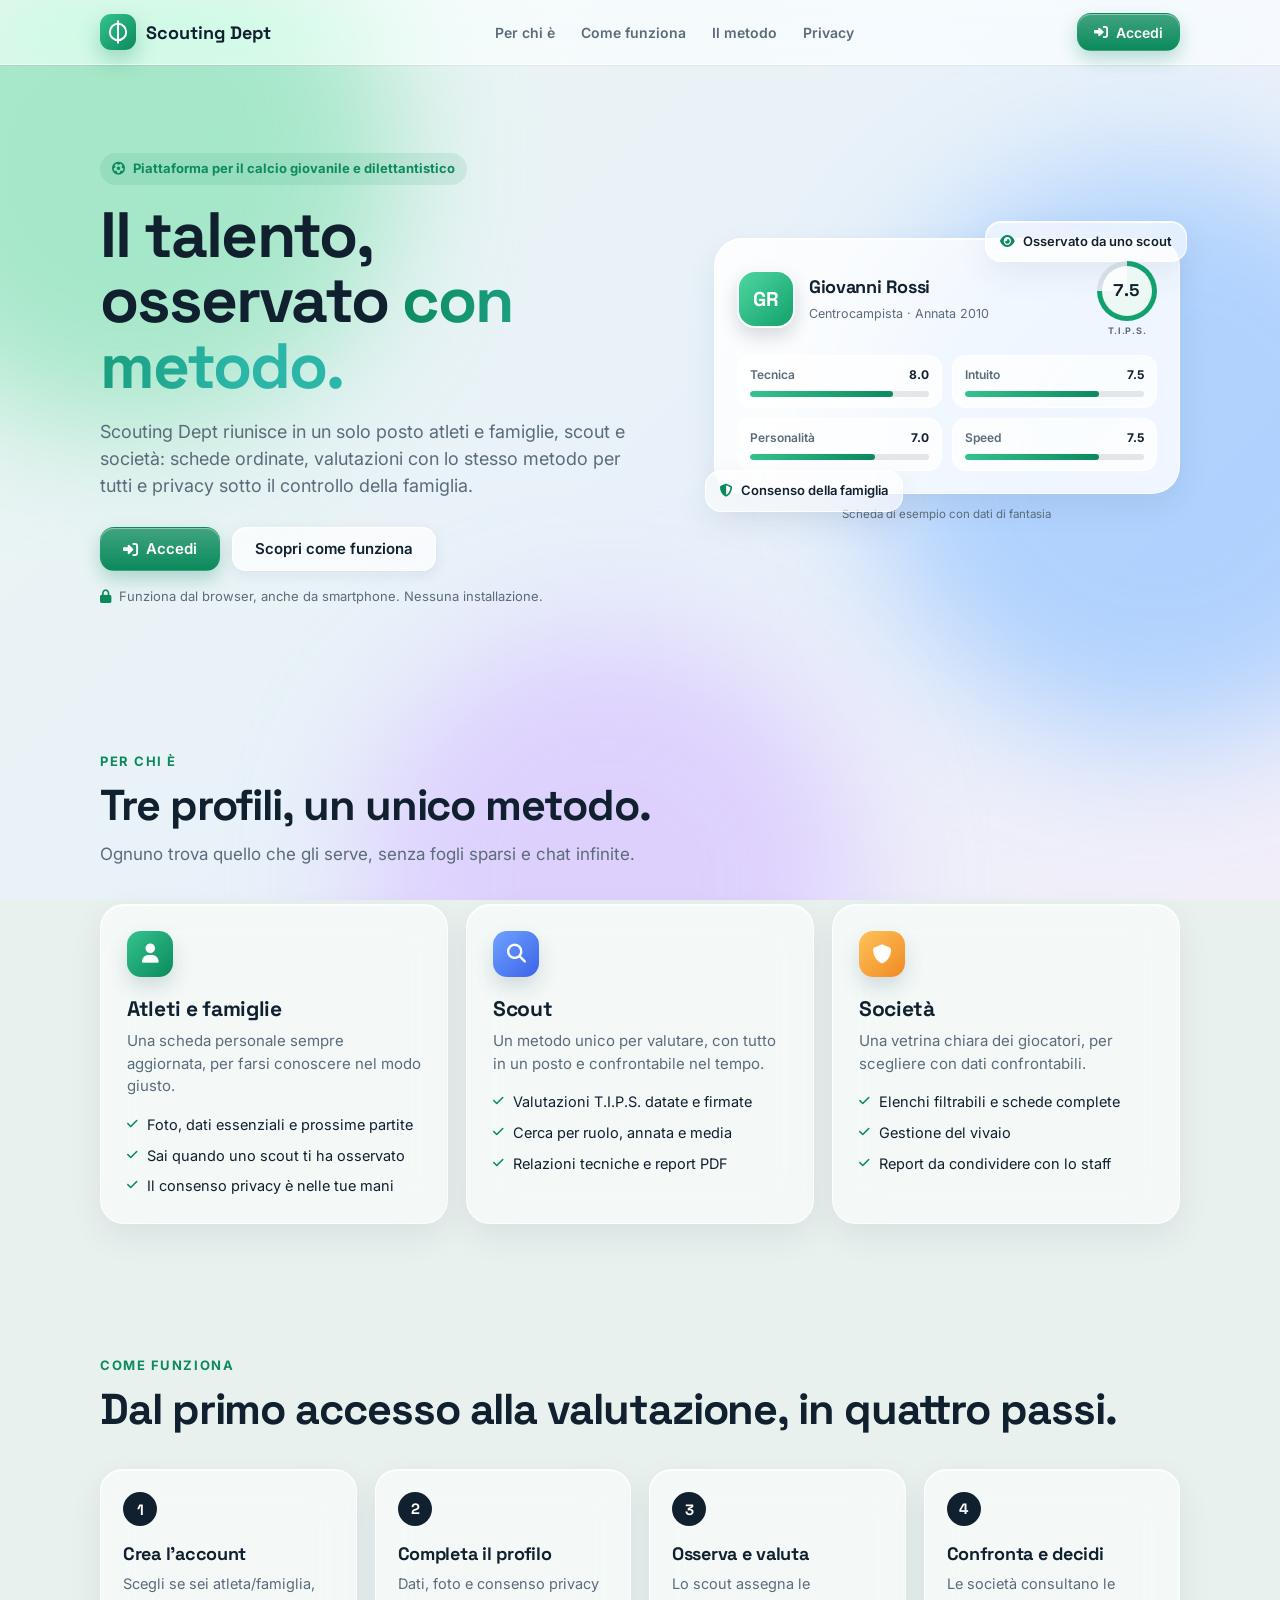
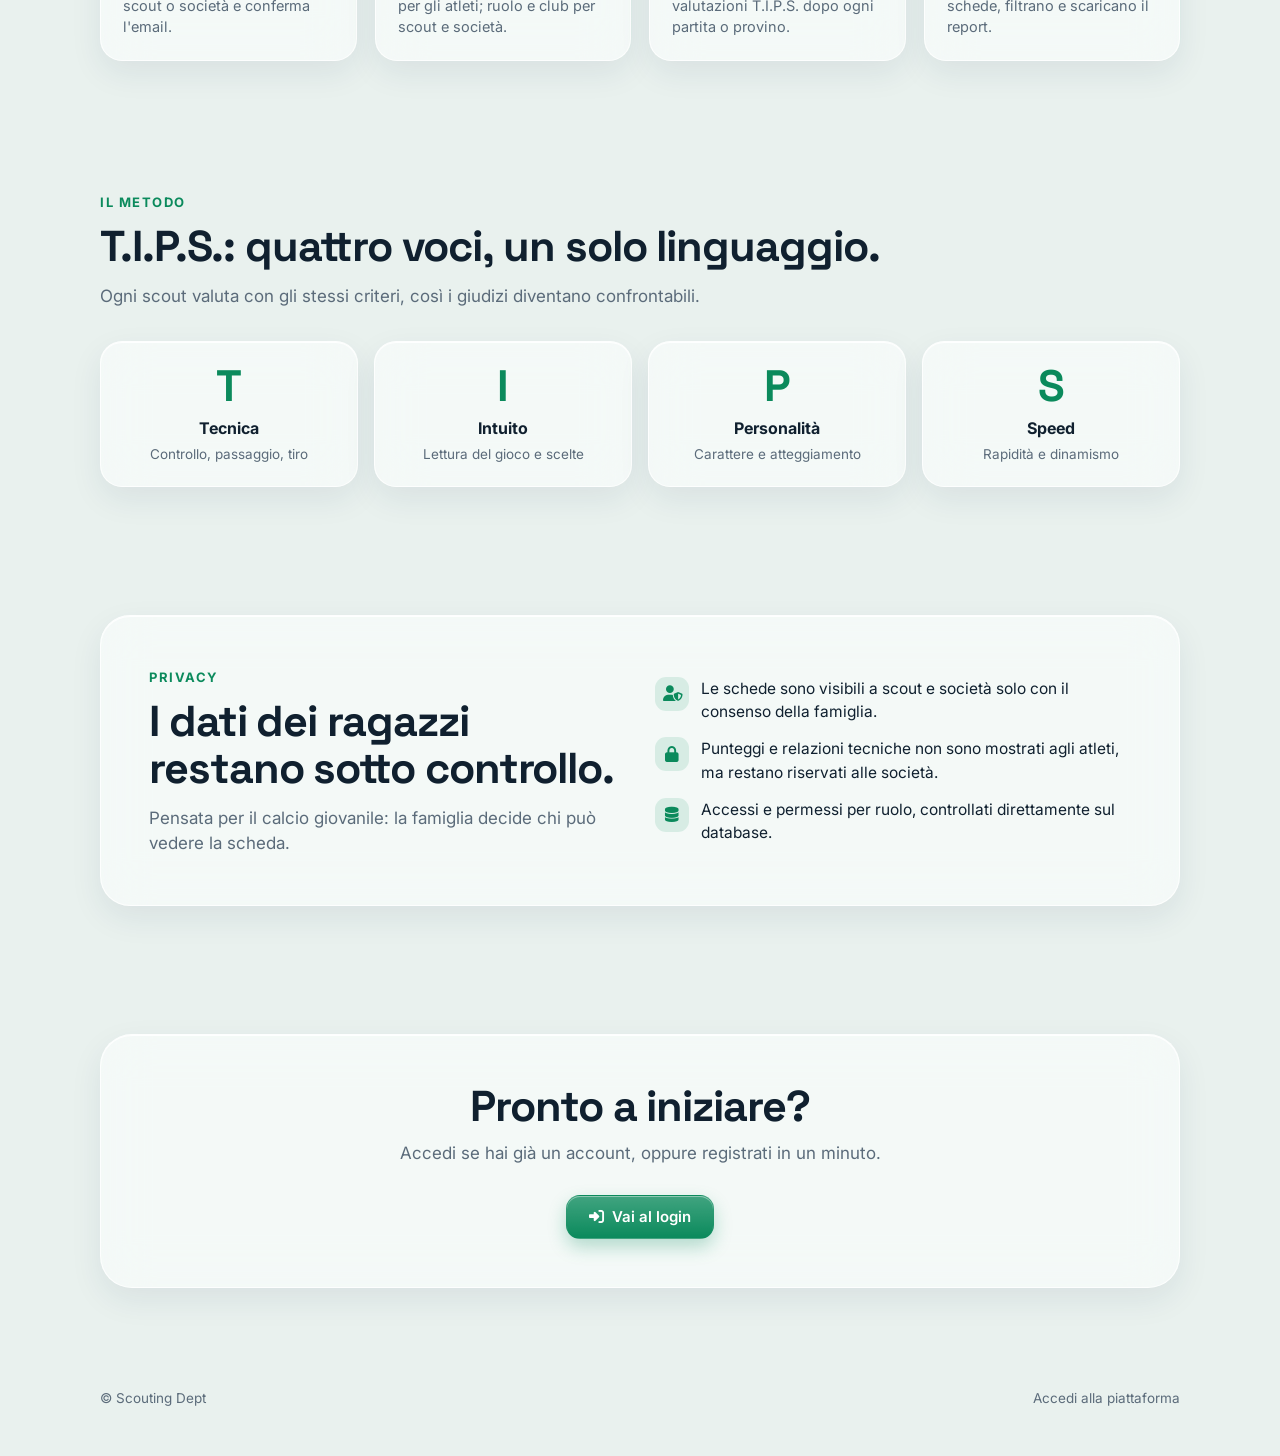
<file: index.html>
<!DOCTYPE html>
<html lang="it">
<head>
<meta charset="UTF-8">
<meta name="viewport" content="width=device-width, initial-scale=1.0">
<meta name="theme-color" content="#EBF6F0">
<title>Scouting Dept — Il talento, osservato con metodo</title>
<meta name="description" content="Scouting Dept: la piattaforma che mette in contatto atleti e famiglie, scout e società di calcio, con schede ordinate, valutazioni T.I.P.S. e privacy sotto controllo.">
<script>
/* Link di conferma email / recupero password: se arrivano sulla home, passali all'app */
(function(){var h=location.hash,s=location.search;
if(/access_token|type=(recovery|magiclink|signup|invite)|error_code/.test(h)||/[?&]code=/.test(s)){location.replace('app.html'+s+h);}})();
</script>
<link rel="preconnect" href="https://fonts.googleapis.com">
<link rel="preconnect" href="https://fonts.gstatic.com" crossorigin>
<link href="https://fonts.googleapis.com/css2?family=Inter:wght@400;500;600;700&family=Space+Grotesk:wght@500;600;700&display=swap" rel="stylesheet">
<link rel="stylesheet" href="https://cdnjs.cloudflare.com/ajax/libs/font-awesome/6.5.1/css/all.min.css">
<link rel="stylesheet" href="theme.css">
<style>
*{box-sizing:border-box}
html{scroll-behavior:smooth}
body{margin:0;font-family:-apple-system,BlinkMacSystemFont,"SF Pro Text","Inter",system-ui,sans-serif;-webkit-font-smoothing:antialiased;line-height:1.5}
a{color:inherit;text-decoration:none}
.wrap{width:100%;max-width:1120px;margin:0 auto;padding:0 20px}
.nav{position:sticky;top:0;z-index:20}
.nav .wrap{display:flex;align-items:center;justify-content:space-between;height:64px;gap:12px}
.brand{display:flex;align-items:center;gap:10px;font-family:'Space Grotesk',sans-serif;font-weight:700;font-size:18px}
.brand .logo-mark{width:36px;height:36px;border-radius:11px}
.links{display:none;gap:26px;font-size:14px;font-weight:600;color:var(--muted)}
.links a:hover{color:var(--ink)}
@media(min-width:760px){.links{display:flex}}
.btn{display:inline-flex;align-items:center;justify-content:center;gap:8px;min-height:44px;padding:0 22px;border-radius:14px;font-weight:600;font-size:15px;border:1px solid transparent;cursor:pointer;transition:transform .15s var(--ease),box-shadow .2s}
.btn:hover{transform:translateY(-1px)}
.btn-primary{color:#fff;background-color:var(--accent);background-image:linear-gradient(180deg,rgba(255,255,255,.22),rgba(255,255,255,0));box-shadow:0 8px 18px rgba(11,138,92,.28),inset 0 1px 0 rgba(255,255,255,.4)}
.btn-ghost{background:rgba(255,255,255,.7);border-color:rgba(255,255,255,.9);box-shadow:0 4px 14px rgba(23,54,84,.08)}
.btn-sm{min-height:38px;padding:0 16px;font-size:14px}
.hero{padding:56px 0 40px}
.hero .wrap{display:grid;gap:44px;align-items:center}
@media(min-width:960px){.hero .wrap{grid-template-columns:1.1fr .9fr}.hero{padding:88px 0 64px}}
.eyebrow{display:inline-flex;align-items:center;gap:8px;font-size:13px;font-weight:700;color:var(--accent);padding:6px 12px;border-radius:999px;background:rgba(11,138,92,.1)}
h1{font-size:clamp(2.4rem,5.6vw,4rem);line-height:1.03;letter-spacing:-.03em;margin:18px 0 0;font-weight:700}
h1 em{font-style:normal;background:linear-gradient(100deg,#0B8A5C,#2BB6A8 70%);-webkit-background-clip:text;background-clip:text;color:transparent}
.lead{font-size:18px;color:var(--muted);max-width:540px;margin:18px 0 0}
.cta{display:flex;flex-wrap:wrap;gap:12px;margin-top:28px}
.note{margin-top:16px;font-size:13px;color:var(--muted)}
.note i{color:var(--accent);margin-right:4px}
/* mockup */
.mock{position:relative;padding:22px;border-radius:28px;background:var(--glass-strong)}
.mock .row{display:flex;align-items:center;gap:14px}
.mock .ava{display:grid;place-items:center;color:#fff;font:700 20px 'Space Grotesk';background:linear-gradient(135deg,#4FD6A0,#12A16C)}
.mock h3{margin:0;font-size:18px}
.mock small{color:var(--muted);font-size:12.5px}
.mock .ring{margin-left:auto;--v:75;--rc:#12A16C;width:60px;height:60px}
.bars{display:grid;grid-template-columns:1fr 1fr;gap:10px;margin-top:18px}
.bar{padding:10px 12px;border-radius:14px;background:rgba(255,255,255,.7);border:1px solid rgba(255,255,255,.9)}
.bar span{font-size:12px;font-weight:600;color:var(--muted);display:flex;justify-content:space-between}
.bar span b{color:var(--ink)}
.bar i{display:block;height:6px;border-radius:6px;margin-top:7px;background:rgba(16,32,47,.1);position:relative;overflow:hidden}
.bar i::after{content:'';position:absolute;inset:0;width:var(--w);background:linear-gradient(90deg,#34C38F,#0B8A5C);border-radius:6px}
.tag-demo{margin-top:12px;font-size:11.5px;color:var(--muted);text-align:center}
.float{position:absolute;padding:10px 14px;border-radius:16px;font-size:13px;font-weight:600;display:flex;gap:8px;align-items:center}
.float i{color:var(--accent)}
.f1{right:-8px;top:-18px}.f2{left:-10px;bottom:-18px}
@media(max-width:520px){.f1{right:0}.f2{left:0}}
section.s{padding:64px 0}
.kick{font-size:13px;font-weight:700;letter-spacing:.12em;text-transform:uppercase;color:var(--accent)}
h2{font-size:clamp(1.8rem,3.6vw,2.7rem);line-height:1.08;letter-spacing:-.025em;margin:10px 0 0;font-weight:700}
.sub{color:var(--muted);font-size:17px;max-width:620px;margin:14px 0 0}
.grid3{display:grid;gap:18px;margin-top:36px}
@media(min-width:860px){.grid3{grid-template-columns:repeat(3,1fr)}}
.card{padding:26px;border-radius:24px}
.card .ico{width:46px;height:46px;border-radius:14px;display:grid;place-items:center;color:#fff;font-size:19px;margin-bottom:16px;box-shadow:0 10px 20px rgba(23,54,84,.16)}
.card h3{margin:0 0 6px;font-size:21px}
.card p{margin:0;color:var(--muted);font-size:15px}
.card ul{list-style:none;padding:0;margin:16px 0 0;display:grid;gap:9px;font-size:14.5px}
.card li{display:flex;gap:9px}
.card li i{color:var(--accent);margin-top:4px;font-size:12px}
.steps{counter-reset:s;display:grid;gap:18px;margin-top:36px}
@media(min-width:860px){.steps{grid-template-columns:repeat(4,1fr)}}
.step{padding:22px;border-radius:22px;position:relative}
.step::before{counter-increment:s;content:counter(s);display:grid;place-items:center;width:34px;height:34px;border-radius:50%;background:var(--ink);color:#fff;font:700 15px 'Space Grotesk';margin-bottom:14px}
.step h3{margin:0 0 6px;font-size:18px}
.step p{margin:0;color:var(--muted);font-size:14.5px}
.tips{display:grid;gap:16px;margin-top:32px}
@media(min-width:760px){.tips{grid-template-columns:repeat(4,1fr)}}
.tip{padding:22px;border-radius:22px;text-align:center}
.tip b{display:block;font:700 44px 'Space Grotesk';line-height:1;color:var(--accent)}
.tip strong{display:block;margin-top:8px;font-size:16px}
.tip span{display:block;margin-top:4px;font-size:13.5px;color:var(--muted)}
.priv{display:grid;gap:30px;align-items:center;padding:34px;border-radius:30px}
@media(min-width:900px){.priv{grid-template-columns:1fr 1fr;padding:48px}}
.priv ul{list-style:none;margin:0;padding:0;display:grid;gap:14px}
.priv li{display:flex;gap:12px;font-size:15.5px}
.priv li i{flex:0 0 34px;height:34px;border-radius:11px;display:grid;place-items:center;background:rgba(11,138,92,.12);color:var(--accent)}
.final{text-align:center;padding:48px 24px;border-radius:32px}
.final h2{margin-top:0}
.final .cta{justify-content:center}
footer{padding:36px 0 48px;color:var(--muted);font-size:13.5px}
footer .wrap{display:flex;flex-wrap:wrap;gap:12px;justify-content:space-between}
@media(prefers-reduced-motion:no-preference){
@keyframes rise{from{opacity:0;transform:translateY(12px)}to{opacity:1;transform:none}}
.hero .wrap>*{animation:rise .6s var(--ease) both}.hero .wrap>*:nth-child(2){animation-delay:.1s}}
</style>
</head>
<body>
<div class="bg-orbs" aria-hidden="true"><i class="o1"></i><i class="o2"></i><i class="o3"></i></div>

<header class="nav glass-bar">
  <div class="wrap">
    <a href="#top" class="brand">
      <span class="logo-mark"><svg viewBox="0 0 44 44" aria-hidden="true"><defs><linearGradient id="lg" x1="0" y1="0" x2="1" y2="1"><stop offset="0" stop-color="#34C38F"/><stop offset="1" stop-color="#0B8A5C"/></linearGradient></defs><rect width="44" height="44" fill="url(#lg)"/><circle cx="22" cy="22" r="10" fill="none" stroke="#fff" stroke-width="2.4"/><line x1="22" y1="8" x2="22" y2="36" stroke="#fff" stroke-width="2.4"/></svg></span>
      Scouting Dept
    </a>
    <nav class="links" aria-label="Sezioni">
      <a href="#per-chi">Per chi è</a>
      <a href="#come-funziona">Come funziona</a>
      <a href="#tips">Il metodo</a>
      <a href="#privacy">Privacy</a>
    </nav>
    <a href="app.html" class="btn btn-primary btn-sm"><i class="fa-solid fa-right-to-bracket"></i> Accedi</a>
  </div>
</header>

<main id="top">
<section class="hero">
  <div class="wrap">
    <div>
      <span class="eyebrow"><i class="fa-solid fa-futbol"></i> Piattaforma per il calcio giovanile e dilettantistico</span>
      <h1>Il talento, osservato <em>con metodo.</em></h1>
      <p class="lead">Scouting Dept riunisce in un solo posto atleti e famiglie, scout e società: schede ordinate, valutazioni con lo stesso metodo per tutti e privacy sotto il controllo della famiglia.</p>
      <div class="cta">
        <a href="app.html" class="btn btn-primary"><i class="fa-solid fa-right-to-bracket"></i> Accedi</a>
        <a href="#come-funziona" class="btn btn-ghost">Scopri come funziona</a>
      </div>
      <p class="note"><i class="fa-solid fa-lock"></i> Funziona dal browser, anche da smartphone. Nessuna installazione.</p>
    </div>
    <div>
      <div class="mock glass" aria-label="Esempio di scheda giocatore">
        <div class="float glass f1"><i class="fa-solid fa-eye"></i> Osservato da uno scout</div>
        <div class="row">
          <div class="ava" style="width:58px;height:58px;border-radius:18px">GR</div>
          <div><h3>Giovanni Rossi</h3><small>Centrocampista · Annata 2010</small></div>
          <div style="margin-left:auto;text-align:center"><div class="ring" style="margin-left:0"><b>7.5</b></div><div class="ring-cap">T.I.P.S.</div></div>
        </div>
        <div class="bars">
          <div class="bar"><span>Tecnica <b>8.0</b></span><i style="--w:80%"></i></div>
          <div class="bar"><span>Intuito <b>7.5</b></span><i style="--w:75%"></i></div>
          <div class="bar"><span>Personalità <b>7.0</b></span><i style="--w:70%"></i></div>
          <div class="bar"><span>Speed <b>7.5</b></span><i style="--w:75%"></i></div>
        </div>
        <div class="float glass f2"><i class="fa-solid fa-shield-halved"></i> Consenso della famiglia</div>
      </div>
      <p class="tag-demo">Scheda di esempio con dati di fantasia</p>
    </div>
  </div>
</section>

<section class="s" id="per-chi">
  <div class="wrap">
    <span class="kick">Per chi è</span>
    <h2>Tre profili, un unico metodo.</h2>
    <p class="sub">Ognuno trova quello che gli serve, senza fogli sparsi e chat infinite.</p>
    <div class="grid3">
      <article class="card glass">
        <div class="ico" style="background:linear-gradient(135deg,#34C38F,#0B8A5C)"><i class="fa-solid fa-user"></i></div>
        <h3>Atleti e famiglie</h3>
        <p>Una scheda personale sempre aggiornata, per farsi conoscere nel modo giusto.</p>
        <ul>
          <li><i class="fa-solid fa-check"></i>Foto, dati essenziali e prossime partite</li>
          <li><i class="fa-solid fa-check"></i>Sai quando uno scout ti ha osservato</li>
          <li><i class="fa-solid fa-check"></i>Il consenso privacy è nelle tue mani</li>
        </ul>
      </article>
      <article class="card glass">
        <div class="ico" style="background:linear-gradient(135deg,#6FA3FF,#3B63E8)"><i class="fa-solid fa-magnifying-glass"></i></div>
        <h3>Scout</h3>
        <p>Un metodo unico per valutare, con tutto in un posto e confrontabile nel tempo.</p>
        <ul>
          <li><i class="fa-solid fa-check"></i>Valutazioni T.I.P.S. datate e firmate</li>
          <li><i class="fa-solid fa-check"></i>Cerca per ruolo, annata e media</li>
          <li><i class="fa-solid fa-check"></i>Relazioni tecniche e report PDF</li>
        </ul>
      </article>
      <article class="card glass">
        <div class="ico" style="background:linear-gradient(135deg,#FFC25A,#F08A24)"><i class="fa-solid fa-shield"></i></div>
        <h3>Società</h3>
        <p>Una vetrina chiara dei giocatori, per scegliere con dati confrontabili.</p>
        <ul>
          <li><i class="fa-solid fa-check"></i>Elenchi filtrabili e schede complete</li>
          <li><i class="fa-solid fa-check"></i>Gestione del vivaio</li>
          <li><i class="fa-solid fa-check"></i>Report da condividere con lo staff</li>
        </ul>
      </article>
    </div>
  </div>
</section>

<section class="s" id="come-funziona">
  <div class="wrap">
    <span class="kick">Come funziona</span>
    <h2>Dal primo accesso alla valutazione, in quattro passi.</h2>
    <div class="steps">
      <div class="step glass"><h3>Crea l'account</h3><p>Scegli se sei atleta/famiglia, scout o società e conferma l'email.</p></div>
      <div class="step glass"><h3>Completa il profilo</h3><p>Dati, foto e consenso privacy per gli atleti; ruolo e club per scout e società.</p></div>
      <div class="step glass"><h3>Osserva e valuta</h3><p>Lo scout assegna le valutazioni T.I.P.S. dopo ogni partita o provino.</p></div>
      <div class="step glass"><h3>Confronta e decidi</h3><p>Le società consultano le schede, filtrano e scaricano il report.</p></div>
    </div>
  </div>
</section>

<section class="s" id="tips">
  <div class="wrap">
    <span class="kick">Il metodo</span>
    <h2>T.I.P.S.: quattro voci, un solo linguaggio.</h2>
    <p class="sub">Ogni scout valuta con gli stessi criteri, così i giudizi diventano confrontabili.</p>
    <div class="tips">
      <div class="tip glass"><b>T</b><strong>Tecnica</strong><span>Controllo, passaggio, tiro</span></div>
      <div class="tip glass"><b>I</b><strong>Intuito</strong><span>Lettura del gioco e scelte</span></div>
      <div class="tip glass"><b>P</b><strong>Personalità</strong><span>Carattere e atteggiamento</span></div>
      <div class="tip glass"><b>S</b><strong>Speed</strong><span>Rapidità e dinamismo</span></div>
    </div>
  </div>
</section>

<section class="s" id="privacy">
  <div class="wrap">
    <div class="priv glass">
      <div>
        <span class="kick">Privacy</span>
        <h2>I dati dei ragazzi restano sotto controllo.</h2>
        <p class="sub">Pensata per il calcio giovanile: la famiglia decide chi può vedere la scheda.</p>
      </div>
      <ul>
        <li><i class="fa-solid fa-user-shield"></i><span>Le schede sono visibili a scout e società solo con il consenso della famiglia.</span></li>
        <li><i class="fa-solid fa-lock"></i><span>Punteggi e relazioni tecniche non sono mostrati agli atleti, ma restano riservati alle società.</span></li>
        <li><i class="fa-solid fa-database"></i><span>Accessi e permessi per ruolo, controllati direttamente sul database.</span></li>
      </ul>
    </div>
  </div>
</section>

<section class="s">
  <div class="wrap">
    <div class="final glass">
      <h2>Pronto a iniziare?</h2>
      <p class="sub" style="margin:12px auto 0">Accedi se hai già un account, oppure registrati in un minuto.</p>
      <div class="cta"><a href="app.html" class="btn btn-primary"><i class="fa-solid fa-right-to-bracket"></i> Vai al login</a></div>
    </div>
  </div>
</section>
</main>

<footer>
  <div class="wrap">
    <span>© Scouting Dept</span>
    <a href="app.html">Accedi alla piattaforma</a>
  </div>
</footer>
</body>
</html>
</file>
<file: theme.css>
/* ==========================================================================
   Scouting Dept — tema "vetro chiaro" (glass)
   Caricato dopo tailwind.css: ridefinisce i colori e le superfici.
   ========================================================================== */
:root {
  --ink: #10202F;
  --muted: #5B6B7A;
  --accent: #0B8A5C;
  --accent-2: #34C38F;
  --glass: rgba(255, 255, 255, .56);
  --glass-strong: rgba(255, 255, 255, .80);
  --glass-line: rgba(255, 255, 255, .78);
  --hair: rgba(16, 32, 47, .10);
  --shadow-soft: 0 12px 32px rgba(23, 54, 84, .08);
  --shadow-lift: 0 20px 44px rgba(23, 54, 84, .15);
  --ease: cubic-bezier(.2, .8, .2, 1);
}

html { background: #E9F1EE; }
body { background: transparent; color: var(--ink); min-height: 100vh; }

/* ---------- Sfondo: sfumatura chiara con aloni colorati ---------- */
.bg-orbs { position: fixed; inset: 0; z-index: -1; overflow: hidden; background: linear-gradient(135deg, #EBF6F0 0%, #E8F1FA 55%, #F2EEF9 100%); }
.bg-orbs i { position: absolute; border-radius: 50%; filter: blur(64px); opacity: .75; }
.bg-orbs .o1 { width: 540px; height: 540px; left: -140px; top: -110px; background: #8FE3BB; }
.bg-orbs .o2 { width: 580px; height: 580px; right: -170px; top: 18%; background: #9CC8FF; }
.bg-orbs .o3 { width: 500px; height: 500px; left: 28%; bottom: -230px; background: #D9C6FF; }

/* ---------- Superfici vetro ---------- */
.glass {
  background: var(--glass);
  -webkit-backdrop-filter: blur(24px) saturate(170%);
  backdrop-filter: blur(24px) saturate(170%);
  border: 1px solid var(--glass-line) !important;
  box-shadow: inset 0 1px 0 rgba(255, 255, 255, .9), var(--shadow-soft);
}
.glass-bar {
  background: rgba(255, 255, 255, .62);
  -webkit-backdrop-filter: blur(28px) saturate(180%);
  backdrop-filter: blur(28px) saturate(180%);
  border-bottom: 1px solid rgba(255, 255, 255, .75);
  box-shadow: 0 1px 0 rgba(16, 32, 47, .05);
}
.bg-white { background-color: rgba(255, 255, 255, .72); }
.bg-canvas { background-color: rgba(16, 32, 47, .05); }
.border-line { border-color: var(--hair); }
.rounded-md { border-radius: 12px; }
.rounded-lg { border-radius: 20px; }
.rounded-2xl { border-radius: 24px; }

/* Finestre (modali): velo chiaro con sfocatura, pannello vetro piu' opaco */
div[id$="-modal"] { background: rgba(226, 236, 243, .5) !important; -webkit-backdrop-filter: blur(16px); backdrop-filter: blur(16px); }
div[id$="-modal"] > .glass { background: var(--glass-strong); box-shadow: inset 0 1px 0 #fff, 0 30px 80px rgba(23, 54, 84, .22); }

/* ---------- Tipografia ---------- */
h1, h2, h3, .font-display { font-family: 'Space Grotesk', -apple-system, BlinkMacSystemFont, 'SF Pro Display', 'Inter', system-ui, sans-serif; letter-spacing: -.015em; }
.num { font-variant-numeric: tabular-nums; }

/* ---------- Campi e bottoni ---------- */
input:not([type="checkbox"]):not([type="range"]):not([type="file"]), select, textarea {
  background: rgba(255, 255, 255, .62) !important;
  border: 1px solid rgba(16, 32, 47, .12) !important;
  border-radius: 12px !important;
  transition: border-color .2s, box-shadow .2s, background .2s;
}
input:not([type="checkbox"]):not([type="range"]):not([type="file"]):focus, select:focus, textarea:focus {
  background: rgba(255, 255, 255, .92) !important;
  border-color: var(--accent) !important;
  box-shadow: 0 0 0 4px rgba(11, 138, 92, .15);
  outline: none;
}
input:focus-visible, select:focus-visible, textarea:focus-visible, button:focus-visible { outline: 2px solid var(--accent); outline-offset: 2px; }
button { transition: transform .15s var(--ease), box-shadow .2s, background-color .2s; }
button:active:not(:disabled) { transform: scale(.98); }
.bg-accent { background-image: linear-gradient(180deg, rgba(255, 255, 255, .22), rgba(255, 255, 255, 0)); box-shadow: 0 8px 18px rgba(11, 138, 92, .26), inset 0 1px 0 rgba(255, 255, 255, .4); }
.bg-ink { background-color: #14283A; background-image: linear-gradient(180deg, rgba(255, 255, 255, .12), rgba(255, 255, 255, 0)); }
.text-accent { color: var(--accent); }
input[type="range"].scout-slider { background: rgba(16, 32, 47, .12); }
input[type="range"].scout-slider::-webkit-slider-thumb { border-color: var(--accent); }

/* ---------- Schede a segmenti (tab) ---------- */
.tab-on { background: rgba(255, 255, 255, .95); color: var(--ink); box-shadow: 0 2px 10px rgba(16, 32, 47, .12), inset 0 1px 0 #fff; }
.tab-off { color: var(--muted); }
.tab-off:hover { background: rgba(255, 255, 255, .45); color: var(--ink); }

/* ---------- Figurina giocatore ---------- */
.pcard { position: relative; overflow: hidden; transition: transform .28s var(--ease), box-shadow .28s var(--ease); }
.pcard::before { content: ''; position: absolute; inset: 0; border-radius: inherit; pointer-events: none; background: linear-gradient(155deg, var(--rc-soft, rgba(11, 138, 92, .12)), transparent 48%); }
.pcard > * { position: relative; }
.pcard:hover { transform: translateY(-3px); box-shadow: inset 0 1px 0 #fff, var(--shadow-lift); }
.ava { width: 58px; height: 58px; border-radius: 18px; object-fit: cover; border: 2px solid rgba(255, 255, 255, .95); box-shadow: 0 8px 18px rgba(16, 32, 47, .16); background: #fff; }
.ring { --v: 0; position: relative; flex: 0 0 auto; width: 56px; height: 56px; border-radius: 50%; display: grid; place-items: center; background: conic-gradient(var(--rc, var(--accent)) calc(var(--v) * 1%), rgba(16, 32, 47, .09) 0); }
.ring::before { content: ''; position: absolute; inset: 5px; border-radius: 50%; background: rgba(255, 255, 255, .92); }
.ring b { position: relative; font-family: 'Space Grotesk', system-ui, sans-serif; font-size: 17px; line-height: 1; font-variant-numeric: tabular-nums; }
.ring-cap { font-size: 9px; font-weight: 700; letter-spacing: .08em; color: var(--muted); text-align: center; margin-top: 3px; }
.chip { display: inline-flex; align-items: center; gap: 4px; font-size: 11px; font-weight: 600; line-height: 1; padding: 5px 9px; border-radius: 999px; border: 1px solid transparent; }
.chip-role { background: var(--rc-soft, rgba(11, 138, 92, .14)); color: var(--rc-ink, #0B6B47); }
.chip-ok { background: rgba(18, 161, 108, .14); color: #0B6B47; }
.chip-todo { background: rgba(16, 32, 47, .06); color: var(--muted); }
.chip-viv { background: rgba(242, 157, 31, .18); color: #8A5300; }
.code { font-family: ui-monospace, SFMono-Regular, Menlo, monospace; font-size: 10px; font-weight: 700; color: var(--muted); letter-spacing: .02em; }
.next-match { background: rgba(255, 255, 255, .6); border: 1px solid rgba(255, 255, 255, .9); border-radius: 12px; padding: 8px 10px; font-size: 11.5px; }

/* ---------- Filtri a comparsa su smartphone ---------- */
.filters-toggle { display: none; }
@media (max-width: 639px) {
  .filters-toggle { display: flex; align-items: center; justify-content: space-between; width: 100%; min-height: 44px; padding: 0 16px; font-size: 14px; font-weight: 600; border-radius: 16px; }
  .filters-panel { display: none !important; }
  .filters-panel.open { display: grid !important; }
}

/* ---------- Pagina di accesso ---------- */
#view-auth { position: relative; overflow: hidden; }
.pitch { position: absolute; inset: 0; width: 100%; height: 100%; pointer-events: none; }
.auth-grid { position: relative; z-index: 1; width: 100%; max-width: 1120px; display: grid; gap: 28px; grid-template-areas: "top" "form" "cards"; }
.auth-top { grid-area: top; }
.auth-cards { grid-area: cards; }
.auth-form { grid-area: form; }
@media (min-width: 1024px) {
  .auth-grid { grid-template-columns: 1fr 470px; grid-template-areas: "top form" "cards form"; column-gap: 72px; row-gap: 36px; align-items: center; }
  .auth-top { align-self: end; }
  .auth-cards { align-self: start; }
}
.auth-title { font-family: 'Space Grotesk', system-ui, sans-serif; font-weight: 700; font-size: clamp(2.3rem, 5.2vw, 3.8rem); line-height: 1.02; letter-spacing: -.03em; color: var(--ink); }
.auth-title em { font-style: normal; background: linear-gradient(100deg, #0B8A5C, #2BB6A8 70%); -webkit-background-clip: text; background-clip: text; color: transparent; }
.auth-sub { margin-top: 16px; max-width: 520px; font-size: 17px; line-height: 1.55; color: var(--muted); }
.auth-card { border-radius: 28px; padding: 30px; background: var(--glass-strong); }
@media (min-width: 640px) { .auth-card { padding: 38px; } }
.role-mini { padding: 16px 18px; border-radius: 20px; }
.role-mini .ico { width: 36px; height: 36px; border-radius: 12px; display: grid; place-items: center; margin-bottom: 10px; color: #fff; }
.role-mini h3 { font-size: 15px; font-weight: 700; margin-bottom: 2px; }
.role-mini p { font-size: 12.5px; line-height: 1.45; color: var(--muted); }
.logo-mark { width: 44px; height: 44px; border-radius: 14px; overflow: hidden; box-shadow: 0 10px 22px rgba(11, 138, 92, .30), inset 0 1px 0 rgba(255, 255, 255, .5); flex: 0 0 auto; }
.logo-mark svg { display: block; width: 100%; height: 100%; }

/* ---------- Movimento ridotto ---------- */
@media (prefers-reduced-motion: reduce) { * { transition: none !important; animation: none !important; } }
@media (prefers-reduced-motion: no-preference) {
  @keyframes rise { from { opacity: 0; transform: translateY(10px); } to { opacity: 1; transform: none; } }
  .auth-top, .auth-cards, .auth-form { animation: rise .6s var(--ease) both; }
  .auth-form { animation-delay: .08s; }
  .auth-cards { animation-delay: .16s; }
  #scout-players-grid > *, #club-showcase-grid > * { animation: rise .45s var(--ease) both; }
}

/* ---------- Stampa: nessun effetto ---------- */
@media print { .bg-orbs { display: none !important; } }

/* ---------- Omino e lavagna ---------- */
.bz { transition: fill-opacity .15s, stroke .15s; }
.bz-i { cursor: pointer; }
.bz-i:hover { stroke: #0B8A5C; stroke-width: 2.6; }
.pb { transition: box-shadow .15s, background .15s; }
</file>
